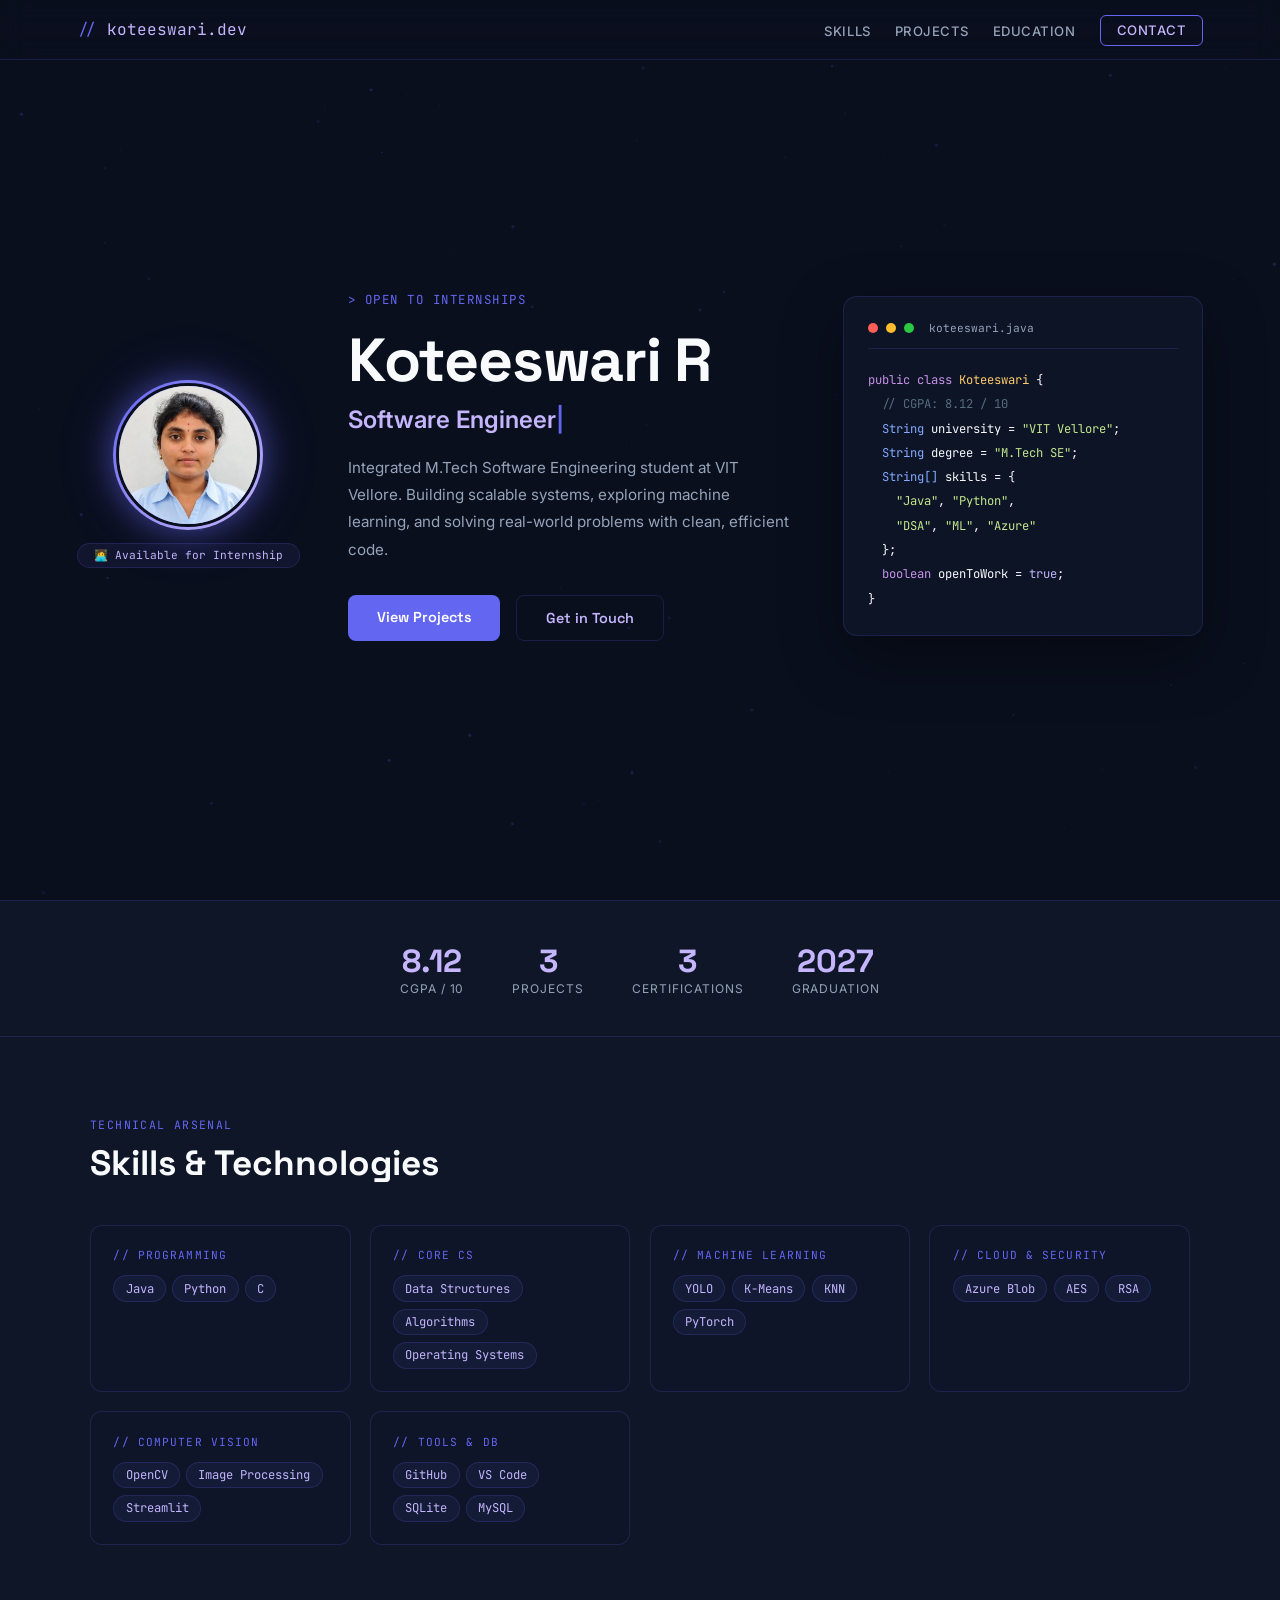
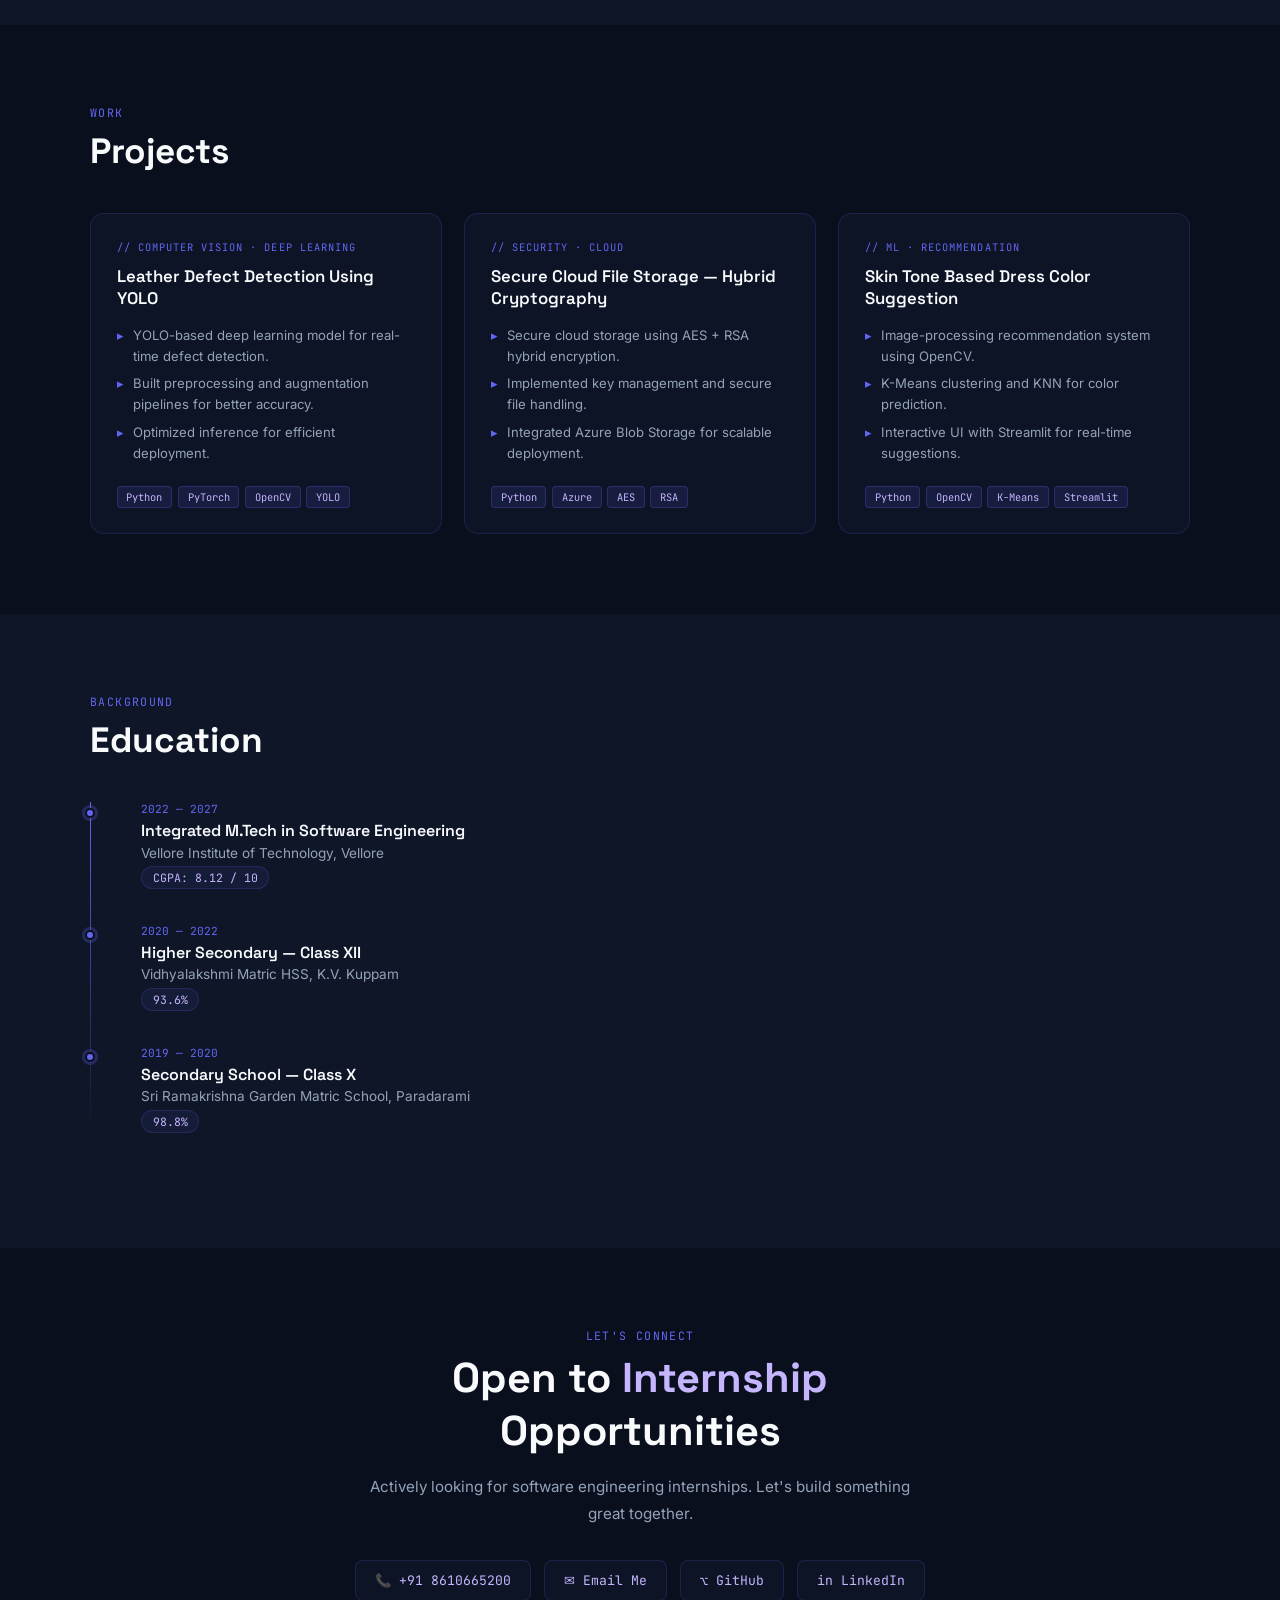
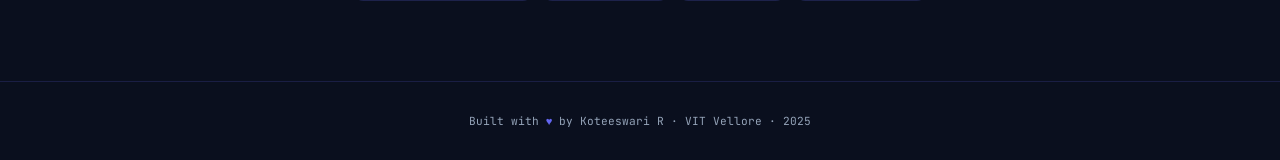
<file: index.html>
<!DOCTYPE html>
<html lang="en">
<head>
  <meta charset="UTF-8"/>
  <meta name="viewport" content="width=device-width, initial-scale=1.0"/>
  <title>Koteeswari R — Portfolio</title>
  <link rel="stylesheet" href="style.css"/>
</head>
<body>

<canvas id="bg-canvas"></canvas>

<nav>
  <div class="nav-logo"><span>//</span> koteeswari.dev</div>
  <ul class="nav-links">
    <li><a href="#skills">Skills</a></li>
    <li><a href="#projects">Projects</a></li>
    <li><a href="#education">Education</a></li>
    <li><a href="#contact" class="nav-cta">Contact</a></li>
  </ul>
</nav>

<section id="hero">

  <!-- PHOTO FIRST — always at top -->
  <div class="photo-top">
    <div class="photo-ring">
      <img src="[data-uri]" alt="Koteeswari R" class="profile-photo"/>
    </div>
    <span class="photo-badge">👩‍💻 Available for Internship</span>
  </div>

  <!-- HERO TEXT -->
  <div class="hero-text">
    <p class="hero-eyebrow">Open to internships</p>
    <h1>Koteeswari R</h1>
    <p class="hero-role"><span id="typing-text">Software Engineer</span><span class="cursor">|</span></p>
    <p class="hero-desc">
      Integrated M.Tech Software Engineering student at VIT Vellore.
      Building scalable systems, exploring machine learning, and solving
      real-world problems with clean, efficient code.
    </p>
    <div class="hero-actions">
      <a href="#projects" class="btn-primary">View Projects</a>
      <a href="#contact" class="btn-outline">Get in Touch</a>
    </div>
  </div>

  <!-- CODE CARD — desktop only -->
  <div class="code-card">
    <div class="code-card-header">
      <div class="dot dot-red"></div>
      <div class="dot dot-yellow"></div>
      <div class="dot dot-green"></div>
      <span class="code-filename">koteeswari.java</span>
    </div>
    <div class="code-body">
      <div><span class="c-keyword">public class</span> <span class="c-class">Koteeswari</span> {</div>
      <div>&nbsp;&nbsp;<span class="c-comment">// CGPA: 8.12 / 10</span></div>
      <div>&nbsp;&nbsp;<span class="c-prop">String</span> university = <span class="c-string">"VIT Vellore"</span>;</div>
      <div>&nbsp;&nbsp;<span class="c-prop">String</span> degree = <span class="c-string">"M.Tech SE"</span>;</div>
      <div>&nbsp;&nbsp;<span class="c-prop">String[]</span> skills = {</div>
      <div>&nbsp;&nbsp;&nbsp;&nbsp;<span class="c-string">"Java"</span>, <span class="c-string">"Python"</span>,</div>
      <div>&nbsp;&nbsp;&nbsp;&nbsp;<span class="c-string">"DSA"</span>, <span class="c-string">"ML"</span>, <span class="c-string">"Azure"</span></div>
      <div>&nbsp;&nbsp;};</div>
      <div>&nbsp;&nbsp;<span class="c-keyword">boolean</span> openToWork = <span class="c-val">true</span>;</div>
      <div>}</div>
    </div>
  </div>

</section>

<!-- STATS -->
<div class="stats-bar">
  <div class="stat"><div class="stat-num">8.12</div><div class="stat-label">CGPA / 10</div></div>
  <div class="stat"><div class="stat-num">3</div><div class="stat-label">Projects</div></div>
  <div class="stat"><div class="stat-num">3</div><div class="stat-label">Certifications</div></div>
  <div class="stat"><div class="stat-num">2027</div><div class="stat-label">Graduation</div></div>
</div>

<!-- SKILLS -->
<section id="skills">
  <div class="section-inner">
    <p class="section-eyebrow">Technical Arsenal</p>
    <h2 class="section-title">Skills & Technologies</h2>
    <div class="skills-grid">
      <div class="skill-category"><div class="skill-cat-label">// Programming</div><div class="skill-chips"><span class="chip">Java</span><span class="chip">Python</span><span class="chip">C</span></div></div>
      <div class="skill-category"><div class="skill-cat-label">// Core CS</div><div class="skill-chips"><span class="chip">Data Structures</span><span class="chip">Algorithms</span><span class="chip">Operating Systems</span></div></div>
      <div class="skill-category"><div class="skill-cat-label">// Machine Learning</div><div class="skill-chips"><span class="chip">YOLO</span><span class="chip">K-Means</span><span class="chip">KNN</span><span class="chip">PyTorch</span></div></div>
      <div class="skill-category"><div class="skill-cat-label">// Cloud & Security</div><div class="skill-chips"><span class="chip">Azure Blob</span><span class="chip">AES</span><span class="chip">RSA</span></div></div>
      <div class="skill-category"><div class="skill-cat-label">// Computer Vision</div><div class="skill-chips"><span class="chip">OpenCV</span><span class="chip">Image Processing</span><span class="chip">Streamlit</span></div></div>
      <div class="skill-category"><div class="skill-cat-label">// Tools & DB</div><div class="skill-chips"><span class="chip">GitHub</span><span class="chip">VS Code</span><span class="chip">SQLite</span><span class="chip">MySQL</span></div></div>
    </div>
  </div>
</section>

<!-- PROJECTS -->
<section id="projects">
  <div class="section-inner">
    <p class="section-eyebrow">Work</p>
    <h2 class="section-title">Projects</h2>
    <div class="projects-grid">

      <div class="project-card">
        <div class="project-tag">// Computer Vision · Deep Learning</div>
        <div class="project-title">Leather Defect Detection Using YOLO</div>
        <ul class="project-bullets">
          <li>YOLO-based deep learning model for real-time defect detection.</li>
          <li>Built preprocessing and augmentation pipelines for better accuracy.</li>
          <li>Optimized inference for efficient deployment.</li>
        </ul>
        <div class="project-tech"><span class="tech-badge">Python</span><span class="tech-badge">PyTorch</span><span class="tech-badge">OpenCV</span><span class="tech-badge">YOLO</span></div>
      </div>

      <div class="project-card">
        <div class="project-tag">// Security · Cloud</div>
        <div class="project-title">Secure Cloud File Storage — Hybrid Cryptography</div>
        <ul class="project-bullets">
          <li>Secure cloud storage using AES + RSA hybrid encryption.</li>
          <li>Implemented key management and secure file handling.</li>
          <li>Integrated Azure Blob Storage for scalable deployment.</li>
        </ul>
        <div class="project-tech"><span class="tech-badge">Python</span><span class="tech-badge">Azure</span><span class="tech-badge">AES</span><span class="tech-badge">RSA</span></div>
      </div>

      <div class="project-card">
        <div class="project-tag">// ML · Recommendation</div>
        <div class="project-title">Skin Tone Based Dress Color Suggestion</div>
        <ul class="project-bullets">
          <li>Image-processing recommendation system using OpenCV.</li>
          <li>K-Means clustering and KNN for color prediction.</li>
          <li>Interactive UI with Streamlit for real-time suggestions.</li>
        </ul>
        <div class="project-tech"><span class="tech-badge">Python</span><span class="tech-badge">OpenCV</span><span class="tech-badge">K-Means</span><span class="tech-badge">Streamlit</span></div>
      </div>

    </div>
  </div>
</section>

<!-- EDUCATION -->
<section id="education">
  <div class="section-inner">
    <p class="section-eyebrow">Background</p>
    <h2 class="section-title">Education</h2>
    <div class="edu-timeline">
      <div class="edu-item"><div class="edu-year">2022 — 2027</div><div class="edu-degree">Integrated M.Tech in Software Engineering</div><div class="edu-school">Vellore Institute of Technology, Vellore</div><span class="edu-score">CGPA: 8.12 / 10</span></div>
      <div class="edu-item"><div class="edu-year">2020 — 2022</div><div class="edu-degree">Higher Secondary — Class XII</div><div class="edu-school">Vidhyalakshmi Matric HSS, K.V. Kuppam</div><span class="edu-score">93.6%</span></div>
      <div class="edu-item"><div class="edu-year">2019 — 2020</div><div class="edu-degree">Secondary School — Class X</div><div class="edu-school">Sri Ramakrishna Garden Matric School, Paradarami</div><span class="edu-score">98.8%</span></div>
    </div>
  </div>
</section>

<!-- CONTACT -->
<section id="contact">
  <div class="contact-inner">
    <p class="section-eyebrow" style="text-align:center">Let's Connect</p>
    <h2 class="contact-title">Open to <span>Internship</span> Opportunities</h2>
    <p class="contact-desc">Actively looking for software engineering internships. Let's build something great together.</p>
    <div class="contact-links">
      <a href="tel:+918610665200" class="contact-link">📞 +91 8610665200</a>
      <a href="mailto:koteeswari@email.com" class="contact-link">✉ Email Me</a>
      <a href="https://github.com" target="_blank" class="contact-link">⌥ GitHub</a>
      <a href="https://linkedin.com" target="_blank" class="contact-link">in LinkedIn</a>
    </div>
  </div>
</section>

<footer>Built with <span style="color:var(--indigo)">♥</span> by Koteeswari R · VIT Vellore · 2025</footer>

<script src="script.js"></script>
</body>
</html>
</file>
<file: style.css>
@import url('https://fonts.googleapis.com/css2?family=Space+Grotesk:wght@300;400;500;600;700&family=Inter:wght@300;400;500&family=JetBrains+Mono:wght@400;500&display=swap');

:root {
  --bg: #0A0F1E; --bg2: #0F1628;
  --indigo: #6366F1; --lavender: #C4B5FD;
  --white: #F8FAFC; --muted: #94A3B8;
  --glass: rgba(99,102,241,0.08);
  --border: rgba(99,102,241,0.18);
  --card: rgba(15,22,40,0.85);
}
*,*::before,*::after{box-sizing:border-box;margin:0;padding:0;}
html{scroll-behavior:smooth;}
body{font-family:'Inter',sans-serif;background:var(--bg);color:var(--white);overflow-x:hidden;}
::-webkit-scrollbar{width:4px;}
::-webkit-scrollbar-thumb{background:var(--indigo);border-radius:2px;}

/* NAV */
nav{position:fixed;top:0;left:0;right:0;z-index:100;display:flex;justify-content:space-between;align-items:center;padding:1.2rem 6%;background:rgba(10,15,30,0.9);backdrop-filter:blur(14px);border-bottom:1px solid var(--border);}
.nav-logo{font-family:'JetBrains Mono',monospace;font-size:1rem;color:var(--lavender);}
.nav-logo span{color:var(--indigo);}
.nav-links{display:flex;gap:1.5rem;list-style:none;}
.nav-links a{font-size:0.82rem;font-weight:500;color:var(--muted);text-decoration:none;text-transform:uppercase;letter-spacing:0.04em;transition:color 0.2s;}
.nav-links a:hover{color:var(--lavender);}
.nav-cta{padding:0.4rem 1rem;border:1px solid var(--indigo);border-radius:6px;color:var(--lavender)!important;}

/* HERO */
#hero{
  min-height:100vh;
  padding: 6rem 6% 4rem;
  display: flex;
  flex-direction: column;
  align-items: center;
  position:relative;
  z-index:1;
}

/* PHOTO — always first, always centered */
.photo-top{
  display:flex;
  flex-direction:column;
  align-items:center;
  margin-bottom:2rem;
  margin-top:1rem;
}
.photo-ring{
  width:150px;height:150px;
  border-radius:50%;
  padding:3px;
  background:linear-gradient(135deg,var(--indigo),var(--lavender));
  box-shadow:0 0 30px rgba(99,102,241,0.5),0 0 60px rgba(99,102,241,0.2);
  margin-bottom:0.8rem;
  animation:glow 3s ease-in-out infinite;
}
.profile-photo{width:100%;height:100%;border-radius:50%;object-fit:cover;object-position:top;border:3px solid var(--bg);display:block;}
.photo-badge{padding:0.3rem 1rem;background:var(--glass);border:1px solid var(--border);border-radius:100px;font-family:'JetBrains Mono',monospace;font-size:0.7rem;color:var(--lavender);}
@keyframes glow{0%,100%{box-shadow:0 0 30px rgba(99,102,241,0.5)}50%{box-shadow:0 0 50px rgba(196,181,253,0.6)}}

/* HERO TEXT */
.hero-text{text-align:center;max-width:620px;}
.hero-eyebrow{font-family:'JetBrains Mono',monospace;font-size:0.78rem;color:var(--indigo);letter-spacing:0.12em;text-transform:uppercase;margin-bottom:0.8rem;}
.hero-eyebrow::before{content:'> ';}
h1{font-family:'Space Grotesk',sans-serif;font-size:clamp(2.4rem,5vw,3.8rem);font-weight:700;letter-spacing:-0.02em;margin-bottom:0.4rem;}
.hero-role{font-size:clamp(1.1rem,2.5vw,1.5rem);color:var(--lavender);font-weight:600;margin-bottom:1.2rem;}
.cursor{color:var(--indigo);animation:blink 1s step-end infinite;}
@keyframes blink{0%,100%{opacity:1}50%{opacity:0}}
.hero-desc{font-size:0.95rem;color:var(--muted);line-height:1.8;margin-bottom:2rem;}
.hero-actions{display:flex;gap:1rem;justify-content:center;flex-wrap:wrap;}
.btn-primary{padding:0.8rem 1.8rem;background:var(--indigo);color:white;border:none;border-radius:8px;font-family:'Space Grotesk',sans-serif;font-weight:600;font-size:0.9rem;cursor:pointer;text-decoration:none;transition:transform 0.2s,box-shadow 0.2s;display:inline-block;}
.btn-primary:hover{transform:translateY(-2px);box-shadow:0 8px 24px rgba(99,102,241,0.4);}
.btn-outline{padding:0.8rem 1.8rem;background:transparent;color:var(--lavender);border:1px solid var(--border);border-radius:8px;font-family:'Space Grotesk',sans-serif;font-weight:600;font-size:0.9rem;cursor:pointer;text-decoration:none;transition:border-color 0.2s,background 0.2s;display:inline-block;}
.btn-outline:hover{border-color:var(--indigo);background:var(--glass);}

/* CODE CARD — desktop only */
.code-card{display:none;}

@media(min-width:900px){
  #hero{flex-direction:row;justify-content:space-between;align-items:center;gap:3rem;}
  .photo-top{margin-bottom:0;}
  .hero-text{text-align:left;flex:1;}
  .hero-actions{justify-content:flex-start;}
  .code-card{
    display:block;
    background:var(--card);
    border:1px solid var(--border);
    border-radius:14px;
    padding:1.5rem;
    width:360px;
    flex-shrink:0;
    backdrop-filter:blur(12px);
    box-shadow:0 20px 60px rgba(0,0,0,0.4);
  }
}

/* CODE CARD INTERNALS */
.code-card-header{display:flex;align-items:center;gap:0.5rem;margin-bottom:1.2rem;padding-bottom:0.8rem;border-bottom:1px solid var(--border);}
.dot{width:10px;height:10px;border-radius:50%;}
.dot-red{background:#FF5F57;}.dot-yellow{background:#FFBD2E;}.dot-green{background:#28C840;}
.code-filename{font-family:'JetBrains Mono',monospace;font-size:0.7rem;color:var(--muted);margin-left:0.4rem;}
.code-body{font-family:'JetBrains Mono',monospace;font-size:0.76rem;line-height:2;}
.c-keyword{color:#C792EA;}.c-class{color:#FFCB6B;}.c-string{color:#C3E88D;}
.c-prop{color:#82AAFF;}.c-val{color:var(--lavender);}.c-comment{color:#546E7A;}

/* STATS */
.stats-bar{display:flex;justify-content:center;gap:3rem;padding:2.5rem 6%;border-top:1px solid var(--border);border-bottom:1px solid var(--border);background:var(--bg2);flex-wrap:wrap;position:relative;z-index:1;}
.stat{text-align:center;}
.stat-num{font-family:'Space Grotesk',sans-serif;font-size:2rem;font-weight:700;color:var(--lavender);}
.stat-label{font-size:0.75rem;color:var(--muted);text-transform:uppercase;letter-spacing:0.08em;}

/* SECTIONS */
section{padding:5rem 6%;position:relative;z-index:1;}
.section-inner{max-width:1100px;margin:0 auto;}
.section-eyebrow{font-family:'JetBrains Mono',monospace;font-size:0.72rem;color:var(--indigo);letter-spacing:0.12em;text-transform:uppercase;margin-bottom:0.5rem;}
.section-title{font-family:'Space Grotesk',sans-serif;font-size:clamp(1.6rem,3vw,2.2rem);font-weight:700;margin-bottom:2.5rem;}
#skills{background:var(--bg2);}
.skills-grid{display:grid;grid-template-columns:repeat(auto-fit,minmax(240px,1fr));gap:1.2rem;}
.skill-category{background:var(--card);border:1px solid var(--border);border-radius:12px;padding:1.4rem;transition:border-color 0.25s,transform 0.25s;}
.skill-category:hover{border-color:var(--indigo);transform:translateY(-3px);}
.skill-cat-label{font-family:'JetBrains Mono',monospace;font-size:0.7rem;color:var(--indigo);text-transform:uppercase;letter-spacing:0.1em;margin-bottom:0.8rem;}
.skill-chips{display:flex;flex-wrap:wrap;gap:0.4rem;}
.chip{padding:0.28rem 0.7rem;background:var(--glass);border:1px solid var(--border);border-radius:100px;font-size:0.76rem;color:var(--lavender);font-family:'JetBrains Mono',monospace;}
.projects-grid{display:grid;grid-template-columns:repeat(auto-fit,minmax(300px,1fr));gap:1.4rem;}
.project-card{background:var(--card);border:1px solid var(--border);border-radius:14px;padding:1.6rem;transition:border-color 0.25s,transform 0.25s;position:relative;overflow:hidden;}
.project-card::before{content:'';position:absolute;top:0;left:0;right:0;height:2px;background:linear-gradient(90deg,var(--indigo),var(--lavender));opacity:0;transition:opacity 0.3s;}
.project-card:hover{border-color:var(--indigo);transform:translateY(-4px);}
.project-card:hover::before{opacity:1;}
.project-tag{font-family:'JetBrains Mono',monospace;font-size:0.65rem;color:var(--indigo);text-transform:uppercase;letter-spacing:0.1em;margin-bottom:0.7rem;}
.project-title{font-family:'Space Grotesk',sans-serif;font-size:1.05rem;font-weight:600;margin-bottom:0.8rem;}
.project-bullets{list-style:none;margin-bottom:1.2rem;}
.project-bullets li{font-size:0.82rem;color:var(--muted);padding:0.2rem 0 0.2rem 1rem;position:relative;line-height:1.6;}
.project-bullets li::before{content:'▸';position:absolute;left:0;color:var(--indigo);}
.project-tech{display:flex;flex-wrap:wrap;gap:0.35rem;}
.tech-badge{padding:0.18rem 0.55rem;background:rgba(99,102,241,0.12);border:1px solid rgba(99,102,241,0.25);border-radius:4px;font-family:'JetBrains Mono',monospace;font-size:0.65rem;color:var(--lavender);}
#education{background:var(--bg2);}
.edu-timeline{position:relative;padding-left:2rem;}
.edu-timeline::before{content:'';position:absolute;left:0;top:0;bottom:0;width:1px;background:linear-gradient(to bottom,var(--indigo),transparent);}
.edu-item{position:relative;margin-bottom:2.2rem;padding-left:1.2rem;}
.edu-item::before{content:'';position:absolute;left:-2.3rem;top:0.35rem;width:10px;height:10px;border-radius:50%;background:var(--indigo);border:2px solid var(--bg);box-shadow:0 0 0 3px rgba(99,102,241,0.25);}
.edu-year{font-family:'JetBrains Mono',monospace;font-size:0.7rem;color:var(--indigo);margin-bottom:0.25rem;}
.edu-degree{font-family:'Space Grotesk',sans-serif;font-size:1rem;font-weight:600;margin-bottom:0.2rem;}
.edu-school{font-size:0.85rem;color:var(--muted);margin-bottom:0.35rem;}
.edu-score{display:inline-block;padding:0.18rem 0.65rem;background:var(--glass);border:1px solid var(--border);border-radius:100px;font-family:'JetBrains Mono',monospace;font-size:0.72rem;color:var(--lavender);}
#contact{text-align:center;}
.contact-inner{max-width:580px;margin:0 auto;}
.contact-title{font-family:'Space Grotesk',sans-serif;font-size:clamp(1.8rem,3.5vw,2.6rem);font-weight:700;margin-bottom:1rem;}
.contact-title span{color:var(--lavender);}
.contact-desc{color:var(--muted);font-size:0.95rem;margin-bottom:2rem;line-height:1.8;}
.contact-links{display:flex;justify-content:center;gap:0.8rem;flex-wrap:wrap;}
.contact-link{display:flex;align-items:center;gap:0.5rem;padding:0.7rem 1.2rem;background:var(--card);border:1px solid var(--border);border-radius:8px;color:var(--lavender);text-decoration:none;font-size:0.82rem;font-family:'JetBrains Mono',monospace;transition:border-color 0.25s,transform 0.2s;}
.contact-link:hover{border-color:var(--indigo);transform:translateY(-2px);}
footer{text-align:center;padding:2rem 6%;border-top:1px solid var(--border);color:var(--muted);font-family:'JetBrains Mono',monospace;font-size:0.7rem;position:relative;z-index:1;}
#bg-canvas{position:fixed;top:0;left:0;width:100%;height:100%;pointer-events:none;z-index:0;opacity:0.3;}
@media(max-width:480px){.nav-links{display:none;}.stats-bar{gap:1.5rem;}}
</file>
